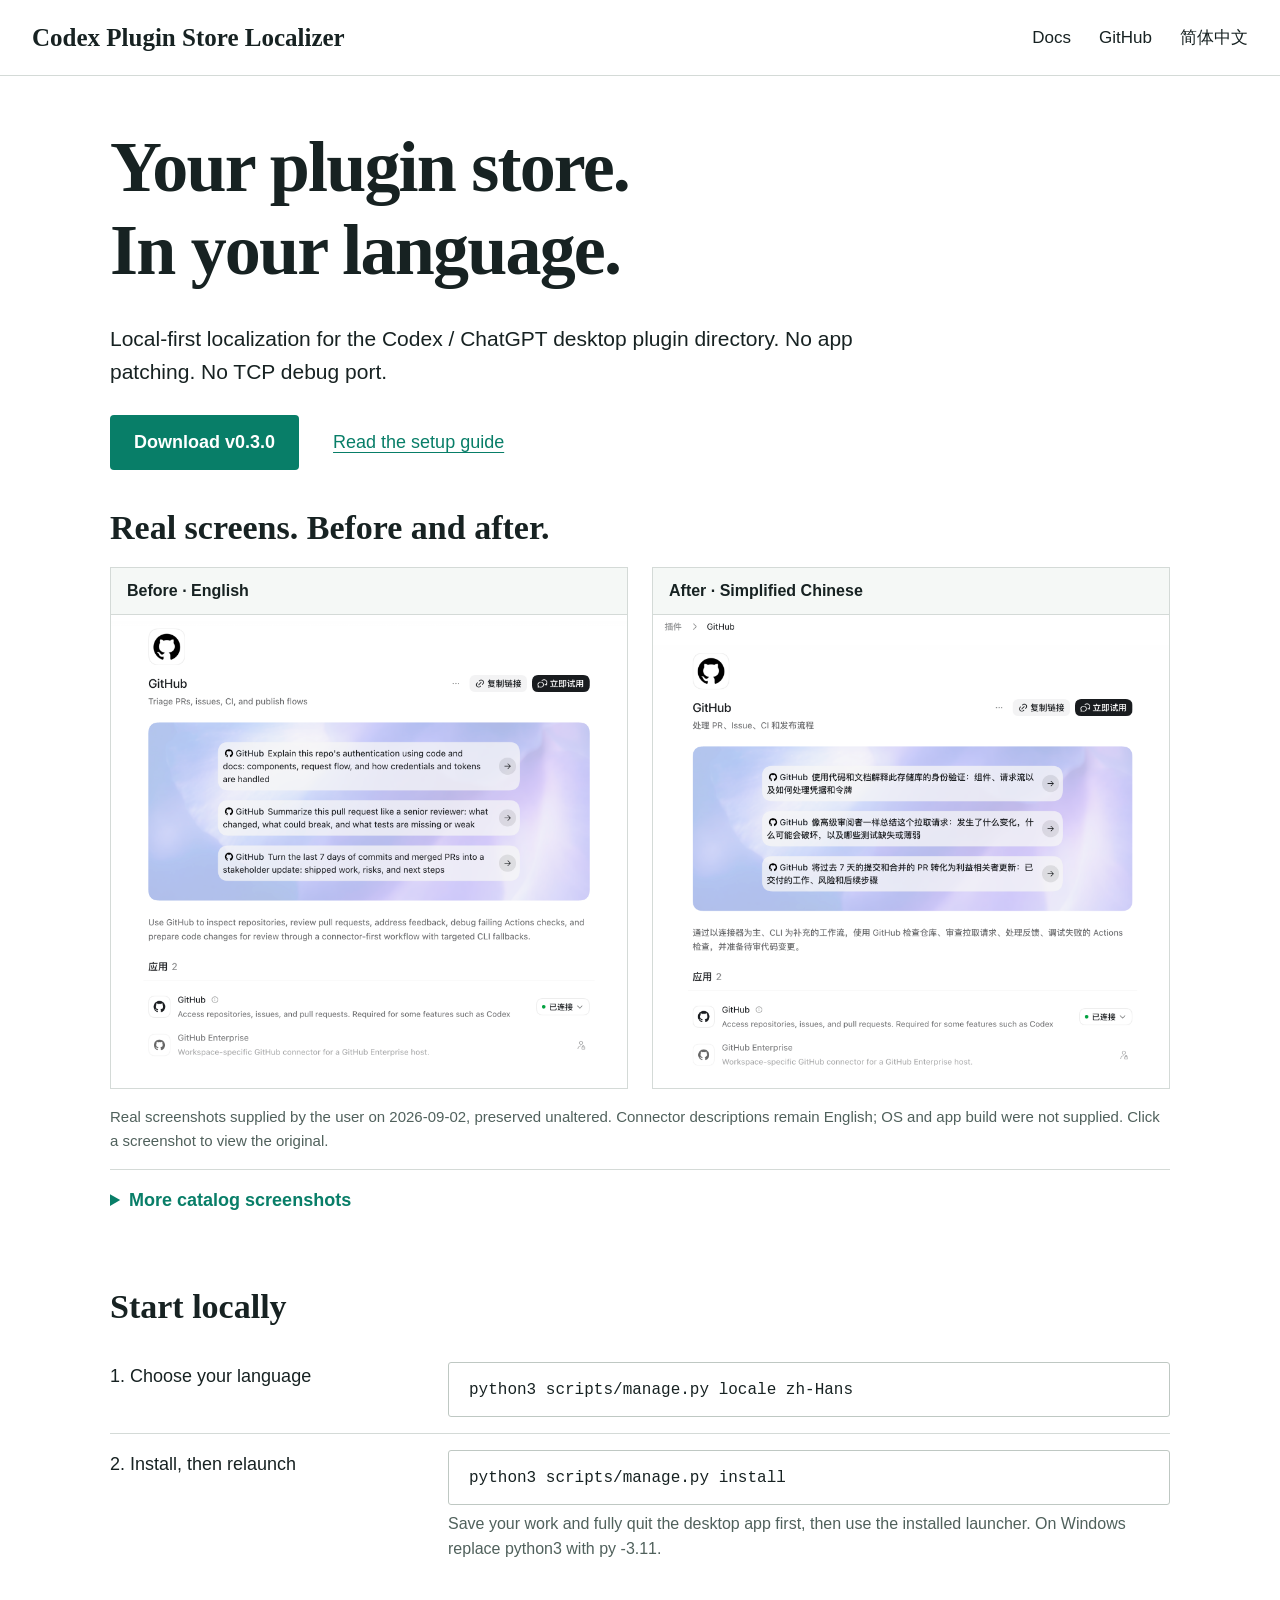
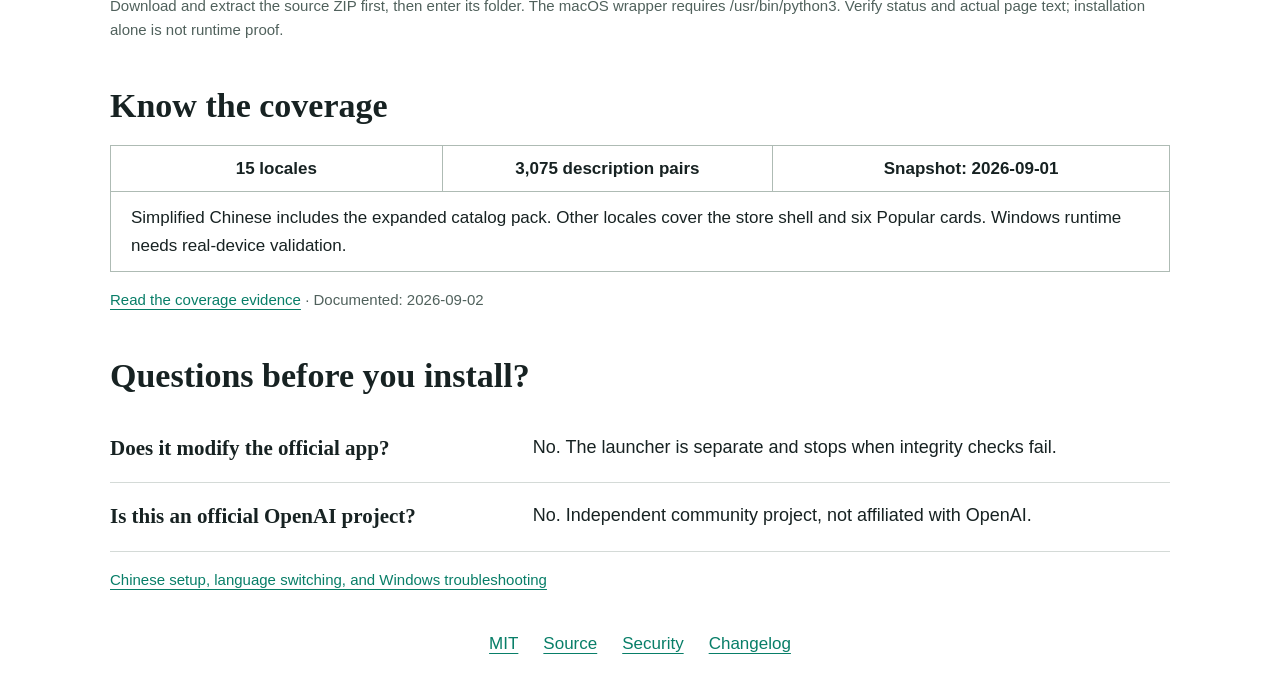
<file: docs/index.html>
<!doctype html>
<html lang="en"><head><meta charset="utf-8"><meta name="viewport" content="width=device-width,initial-scale=1">
<title>Codex Plugin Store Localizer — ChatGPT Plugin Store Chinese Translation</title><meta name="description" content="Local-first Codex / ChatGPT desktop plugin-store localization with 15 locales. Expanded Chinese catalog snapshot, macOS and experimental Windows launchers.">
<link rel="canonical" href="https://lwf225-source.github.io/codex-plugin-store-localizer/"><link rel="alternate" hreflang="en" href="https://lwf225-source.github.io/codex-plugin-store-localizer/"><link rel="alternate" hreflang="zh-Hans" href="https://lwf225-source.github.io/codex-plugin-store-localizer/zh-Hans/"><link rel="alternate" hreflang="x-default" href="https://lwf225-source.github.io/codex-plugin-store-localizer/">
<meta property="og:type" content="website"><meta property="og:site_name" content="Codex Plugin Store Localizer"><meta property="og:title" content="Codex Plugin Store Localizer — ChatGPT Plugin Store Chinese Translation"><meta property="og:description" content="Local-first Codex / ChatGPT desktop plugin-store localization with 15 locales. Expanded Chinese catalog snapshot, macOS and experimental Windows launchers."><meta property="og:url" content="https://lwf225-source.github.io/codex-plugin-store-localizer/"><meta property="og:image" content="https://lwf225-source.github.io/codex-plugin-store-localizer/assets/social-preview.png"><meta property="og:image:width" content="1280"><meta property="og:image:height" content="640"><meta property="og:image:alt" content="Codex Plugin Store Localizer — real user-provided English and Chinese GitHub detail screenshots"><meta property="og:locale" content="en_US"><meta name="twitter:card" content="summary_large_image"><link rel="stylesheet" href="styles.css"><link rel="sitemap" href="sitemap.xml"><script type="application/ld+json">{"@context":"https://schema.org","@type":"SoftwareApplication","name":"Codex Plugin Store Localizer","description":"Local-first Codex / ChatGPT desktop plugin-store localization with 15 locales. Expanded Chinese catalog snapshot, macOS and experimental Windows launchers.","applicationCategory":"DeveloperApplication","operatingSystem":"macOS; Windows (experimental)","softwareVersion":"0.3.0","url":"https://lwf225-source.github.io/codex-plugin-store-localizer/","downloadUrl":"https://github.com/lwf225-source/codex-plugin-store-localizer/releases/tag/v0.3.0","license":"https://github.com/lwf225-source/codex-plugin-store-localizer/blob/main/LICENSE","codeRepository":"https://github.com/lwf225-source/codex-plugin-store-localizer","inLanguage":"en"}</script>
</head><body><a class="skip" href="#main">Skip to content</a>
<header class="site-header"><a class="brand" href="./">Codex Plugin Store Localizer</a><nav aria-label="Main navigation"><a href="https://github.com/lwf225-source/codex-plugin-store-localizer/blob/main/README.md">Docs</a><a href="https://github.com/lwf225-source/codex-plugin-store-localizer">GitHub</a><a lang="zh-Hans" hreflang="zh-Hans" href="zh-Hans/">简体中文</a></nav></header>
<main id="main"><h1>Your plugin store.<br>In your language.</h1>
<p class="intro">Local-first localization for the Codex / ChatGPT desktop plugin directory. No app patching. No TCP debug port.</p>
<div class="actions"><a class="button" href="https://github.com/lwf225-source/codex-plugin-store-localizer/releases/tag/v0.3.0">Download v0.3.0</a><a href="https://github.com/lwf225-source/codex-plugin-store-localizer/blob/main/README.md">Read the setup guide</a></div>
<section class="screenshot-evidence" aria-labelledby="screenshots"><h2 id="screenshots">Real screens. Before and after.</h2><div class="shot-grid"><figure><figcaption>Before · English</figcaption><a href="assets/github-detail-english.png"><img src="assets/github-detail-english.png" width="1684" height="1490" alt="GitHub plugin detail with English description, suggested prompts and overview"></a></figure><figure><figcaption>After · Simplified Chinese</figcaption><a href="assets/github-detail-chinese.png"><img src="assets/github-detail-chinese.png" width="1690" height="1552" alt="GitHub 插件详情真实截图：简介、推荐提示词和正文显示中文，连接器说明仍为英文"></a></figure></div><p class="notice">Real screenshots supplied by the user on 2026-09-02, preserved unaltered. Connector descriptions remain English; OS and app build were not supplied. Click a screenshot to view the original.</p><details><summary>More catalog screenshots</summary><div class="shot-grid"><figure><figcaption>English: Popular / New</figcaption><a href="assets/catalog-english.png"><img loading="lazy" src="assets/catalog-english.png" width="1704" height="1600" alt="Codex plugin catalog Popular and New sections with English descriptions"></a></figure><figure><figcaption>Chinese: Productivity / Creative</figcaption><a href="assets/catalog-chinese.png"><img loading="lazy" src="assets/catalog-chinese.png" width="1720" height="1356" alt="Codex 插件目录效率与创意区域中的中文说明"></a></figure></div><p class="notice">These show different catalog sections, not a matched before/after pair.</p></details></section>
<section aria-labelledby="start"><h2 id="start">Start locally</h2><ol class="steps"><li><span>1. Choose your language</span><pre><code>python3 scripts/manage.py locale zh-Hans</code></pre></li><li><span>2. Install, then relaunch</span><div><pre><code>python3 scripts/manage.py install</code></pre><p>Save your work and fully quit the desktop app first, then use the installed launcher. On Windows replace python3 with py -3.11.</p></div></li></ol><p class="notice">Download and extract the source ZIP first, then enter its folder. The macOS wrapper requires /usr/bin/python3. Verify status and actual page text; installation alone is not runtime proof.</p></section>
<section aria-labelledby="coverage"><h2 id="coverage">Know the coverage</h2><div class="coverage"><div class="facts"><span>15 locales</span><span>3,075 description pairs</span><span>Snapshot: 2026-09-01</span></div><p>Simplified Chinese includes the expanded catalog pack. Other locales cover the store shell and six Popular cards. Windows runtime needs real-device validation.</p></div><p class="notice"><a href="https://github.com/lwf225-source/codex-plugin-store-localizer/blob/main/docs/coverage.md">Read the coverage evidence</a> · Documented: 2026-09-02</p></section>
<section aria-labelledby="questions"><h2 id="questions">Questions before you install?</h2><dl class="questions"><div><dt>Does it modify the official app?</dt><dd>No. The launcher is separate and stops when integrity checks fail.</dd></div><div><dt>Is this an official OpenAI project?</dt><dd>No. Independent community project, not affiliated with OpenAI.</dd></div></dl><p class="notice"><a href="https://github.com/lwf225-source/codex-plugin-store-localizer/blob/main/README.md">Chinese setup, language switching, and Windows troubleshooting</a></p></section></main>
<footer class="site-footer"><a href="https://github.com/lwf225-source/codex-plugin-store-localizer/blob/main/LICENSE">MIT</a><a href="https://github.com/lwf225-source/codex-plugin-store-localizer">Source</a><a href="https://github.com/lwf225-source/codex-plugin-store-localizer/blob/main/SECURITY.md">Security</a><a href="https://github.com/lwf225-source/codex-plugin-store-localizer/blob/main/CHANGELOG.md">Changelog</a></footer></body></html>
</file>
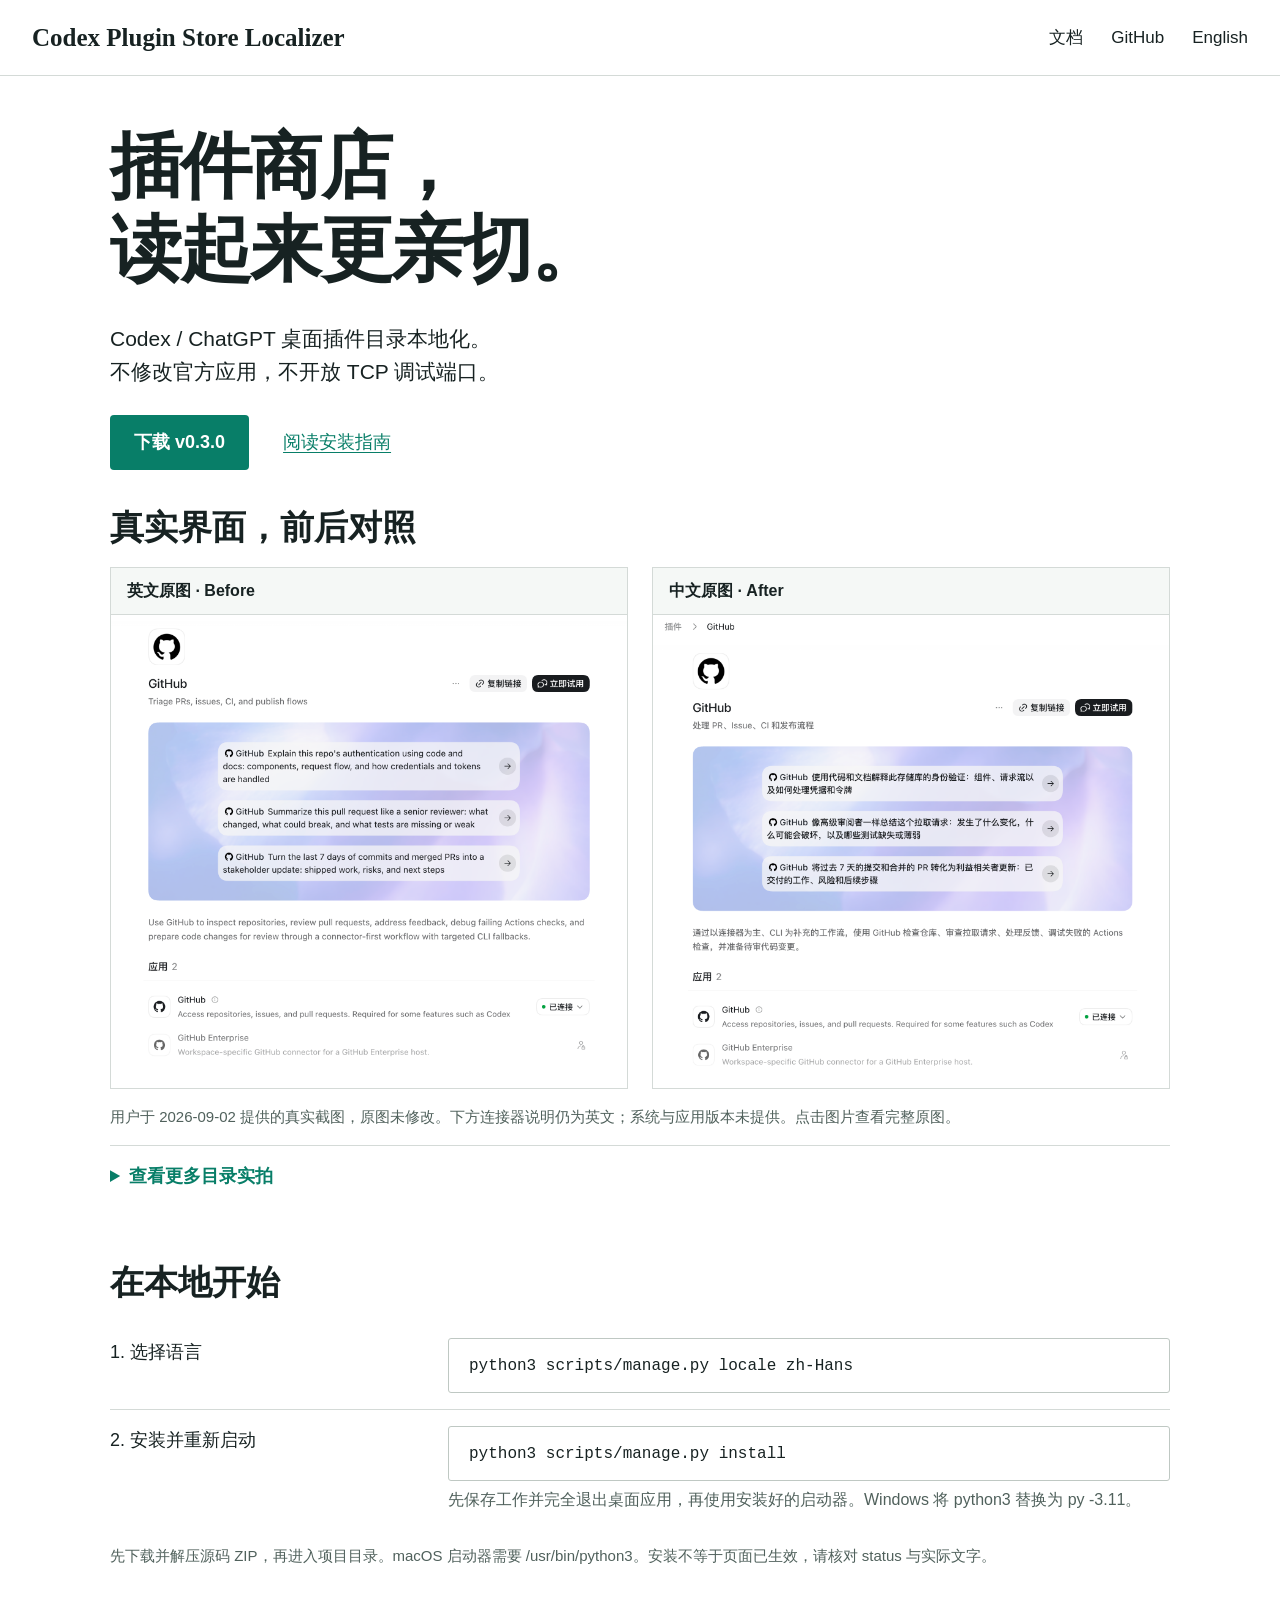
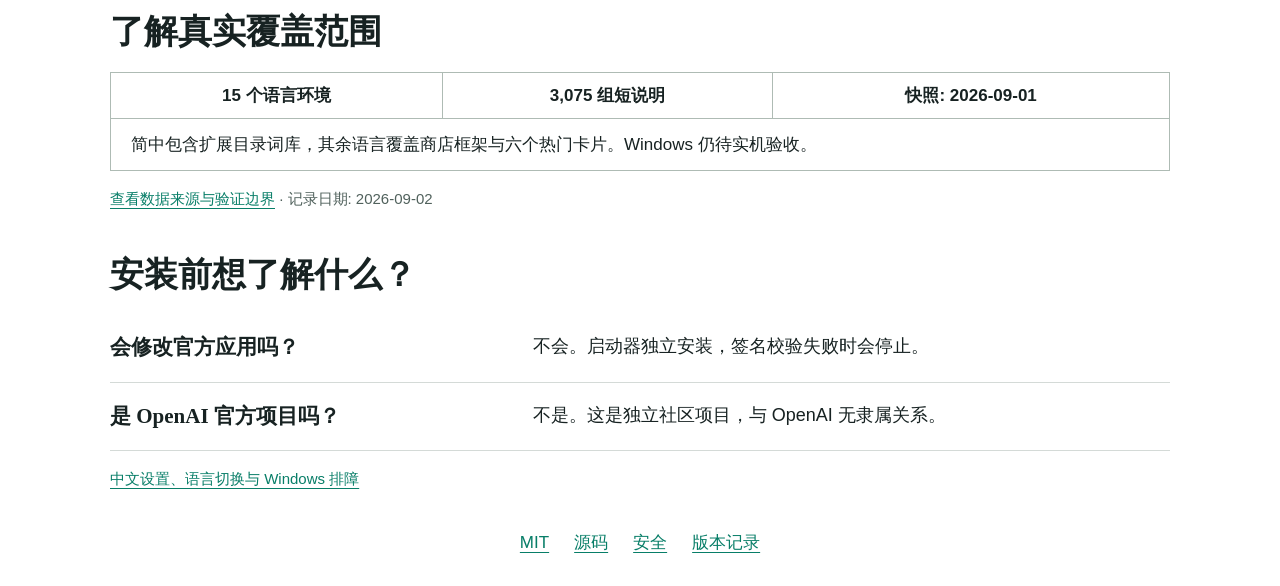
<file: docs/zh-Hans/index.html>
<!doctype html>
<html lang="zh-Hans"><head><meta charset="utf-8"><meta name="viewport" content="width=device-width,initial-scale=1">
<title>ChatGPT 插件商店汉化 · Codex Plugin Store Localizer</title><meta name="description" content="开源 Codex / ChatGPT 插件商店汉化启动器，提供 15 个语言环境。macOS 与实验性 Windows 支持，不修改官方应用，不开放 TCP 调试端口。">
<link rel="canonical" href="https://lwf225-source.github.io/codex-plugin-store-localizer/zh-Hans/"><link rel="alternate" hreflang="en" href="https://lwf225-source.github.io/codex-plugin-store-localizer/"><link rel="alternate" hreflang="zh-Hans" href="https://lwf225-source.github.io/codex-plugin-store-localizer/zh-Hans/"><link rel="alternate" hreflang="x-default" href="https://lwf225-source.github.io/codex-plugin-store-localizer/">
<meta property="og:type" content="website"><meta property="og:site_name" content="Codex Plugin Store Localizer"><meta property="og:title" content="ChatGPT 插件商店汉化 · Codex Plugin Store Localizer"><meta property="og:description" content="开源 Codex / ChatGPT 插件商店汉化启动器，提供 15 个语言环境。macOS 与实验性 Windows 支持，不修改官方应用，不开放 TCP 调试端口。"><meta property="og:url" content="https://lwf225-source.github.io/codex-plugin-store-localizer/zh-Hans/"><meta property="og:image" content="https://lwf225-source.github.io/codex-plugin-store-localizer/assets/social-preview.png"><meta property="og:image:width" content="1280"><meta property="og:image:height" content="640"><meta property="og:image:alt" content="Codex Plugin Store Localizer — real user-provided English and Chinese GitHub detail screenshots"><meta property="og:locale" content="zh_CN"><meta name="twitter:card" content="summary_large_image"><link rel="stylesheet" href="../styles.css"><link rel="sitemap" href="../sitemap.xml"><script type="application/ld+json">{"@context":"https://schema.org","@type":"SoftwareApplication","name":"Codex Plugin Store Localizer","description":"开源 Codex / ChatGPT 插件商店汉化启动器，提供 15 个语言环境。macOS 与实验性 Windows 支持，不修改官方应用，不开放 TCP 调试端口。","applicationCategory":"DeveloperApplication","operatingSystem":"macOS; Windows (experimental)","softwareVersion":"0.3.0","url":"https://lwf225-source.github.io/codex-plugin-store-localizer/zh-Hans/","downloadUrl":"https://github.com/lwf225-source/codex-plugin-store-localizer/releases/tag/v0.3.0","license":"https://github.com/lwf225-source/codex-plugin-store-localizer/blob/main/LICENSE","codeRepository":"https://github.com/lwf225-source/codex-plugin-store-localizer","inLanguage":"zh-Hans"}</script>
</head><body><a class="skip" href="#main">跳到正文</a>
<header class="site-header"><a class="brand" href="../">Codex Plugin Store Localizer</a><nav aria-label="主导航"><a href="https://github.com/lwf225-source/codex-plugin-store-localizer/blob/main/README.zh-Hans.md">文档</a><a href="https://github.com/lwf225-source/codex-plugin-store-localizer">GitHub</a><a lang="en" hreflang="en" href="../">English</a></nav></header>
<main id="main"><h1>插件商店，<br>读起来更亲切。</h1>
<p class="intro">Codex / ChatGPT 桌面插件目录本地化。<br>不修改官方应用，不开放 TCP 调试端口。</p>
<div class="actions"><a class="button" href="https://github.com/lwf225-source/codex-plugin-store-localizer/releases/tag/v0.3.0">下载 v0.3.0</a><a href="https://github.com/lwf225-source/codex-plugin-store-localizer/blob/main/README.zh-Hans.md">阅读安装指南</a></div>
<section class="screenshot-evidence" aria-labelledby="screenshots"><h2 id="screenshots">真实界面，前后对照</h2><div class="shot-grid"><figure><figcaption>英文原图 · Before</figcaption><a href="../assets/github-detail-english.png"><img src="../assets/github-detail-english.png" width="1684" height="1490" alt="GitHub plugin detail with English description, suggested prompts and overview"></a></figure><figure><figcaption>中文原图 · After</figcaption><a href="../assets/github-detail-chinese.png"><img src="../assets/github-detail-chinese.png" width="1690" height="1552" alt="GitHub 插件详情真实截图：简介、推荐提示词和正文显示中文，连接器说明仍为英文"></a></figure></div><p class="notice">用户于 2026-09-02 提供的真实截图，原图未修改。下方连接器说明仍为英文；系统与应用版本未提供。点击图片查看完整原图。</p><details><summary>查看更多目录实拍</summary><div class="shot-grid"><figure><figcaption>英文目录：热门 / 新品</figcaption><a href="../assets/catalog-english.png"><img loading="lazy" src="../assets/catalog-english.png" width="1704" height="1600" alt="Codex plugin catalog Popular and New sections with English descriptions"></a></figure><figure><figcaption>中文目录：效率 / 创意</figcaption><a href="../assets/catalog-chinese.png"><img loading="lazy" src="../assets/catalog-chinese.png" width="1720" height="1356" alt="Codex 插件目录效率与创意区域中的中文说明"></a></figure></div><p class="notice">这两张来自不同区域，不构成同一区域的前后对照。</p></details></section>
<section aria-labelledby="start"><h2 id="start">在本地开始</h2><ol class="steps"><li><span>1. 选择语言</span><pre><code>python3 scripts/manage.py locale zh-Hans</code></pre></li><li><span>2. 安装并重新启动</span><div><pre><code>python3 scripts/manage.py install</code></pre><p>先保存工作并完全退出桌面应用，再使用安装好的启动器。Windows 将 python3 替换为 py -3.11。</p></div></li></ol><p class="notice">先下载并解压源码 ZIP，再进入项目目录。macOS 启动器需要 /usr/bin/python3。安装不等于页面已生效，请核对 status 与实际文字。</p></section>
<section aria-labelledby="coverage"><h2 id="coverage">了解真实覆盖范围</h2><div class="coverage"><div class="facts"><span>15 个语言环境</span><span>3,075 组短说明</span><span>快照: 2026-09-01</span></div><p>简中包含扩展目录词库，其余语言覆盖商店框架与六个热门卡片。Windows 仍待实机验收。</p></div><p class="notice"><a href="https://github.com/lwf225-source/codex-plugin-store-localizer/blob/main/docs/coverage.md">查看数据来源与验证边界</a> · 记录日期: 2026-09-02</p></section>
<section aria-labelledby="questions"><h2 id="questions">安装前想了解什么？</h2><dl class="questions"><div><dt>会修改官方应用吗？</dt><dd>不会。启动器独立安装，签名校验失败时会停止。</dd></div><div><dt>是 OpenAI 官方项目吗？</dt><dd>不是。这是独立社区项目，与 OpenAI 无隶属关系。</dd></div></dl><p class="notice"><a href="https://github.com/lwf225-source/codex-plugin-store-localizer/blob/main/README.zh-Hans.md">中文设置、语言切换与 Windows 排障</a></p></section></main>
<footer class="site-footer"><a href="https://github.com/lwf225-source/codex-plugin-store-localizer/blob/main/LICENSE">MIT</a><a href="https://github.com/lwf225-source/codex-plugin-store-localizer">源码</a><a href="https://github.com/lwf225-source/codex-plugin-store-localizer/blob/main/SECURITY.md">安全</a><a href="https://github.com/lwf225-source/codex-plugin-store-localizer/blob/main/CHANGELOG.md">版本记录</a></footer></body></html>
</file>
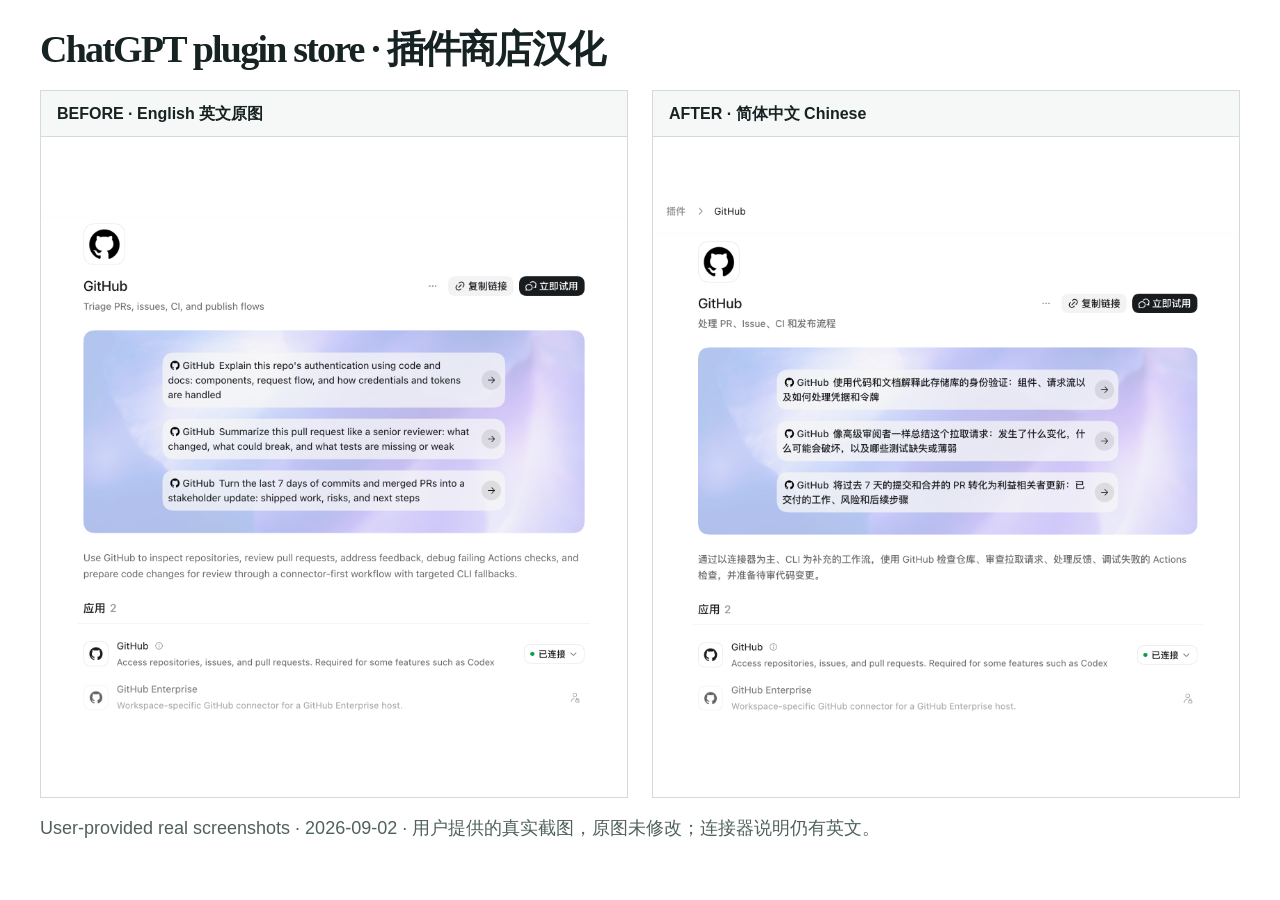
<file: docs/before-after.html>
<!doctype html>
<html lang="en"><head><meta charset="utf-8"><meta name="viewport" content="width=device-width,initial-scale=1"><meta name="robots" content="noindex"><title>Real screenshots · Codex Plugin Store Localizer</title><link rel="stylesheet" href="styles.css"></head>
<body><main class="comparison-export"><h1>ChatGPT plugin store · 插件商店汉化</h1>
<div class="shot-grid"><figure><figcaption>BEFORE · English 英文原图</figcaption><a href="assets/github-detail-english.png"><img src="assets/github-detail-english.png" width="1684" height="1490" alt="GitHub plugin detail with English description, suggested prompts and overview"></a></figure><figure><figcaption>AFTER · 简体中文 Chinese</figcaption><a href="assets/github-detail-chinese.png"><img src="assets/github-detail-chinese.png" width="1690" height="1552" alt="GitHub 插件详情真实截图：简介、推荐提示词和正文显示中文，连接器说明仍为英文"></a></figure></div>
<p class="notice">User-provided real screenshots · 2026-09-02 · 用户提供的真实截图，原图未修改；连接器说明仍有英文。</p></main></body></html>
</file>
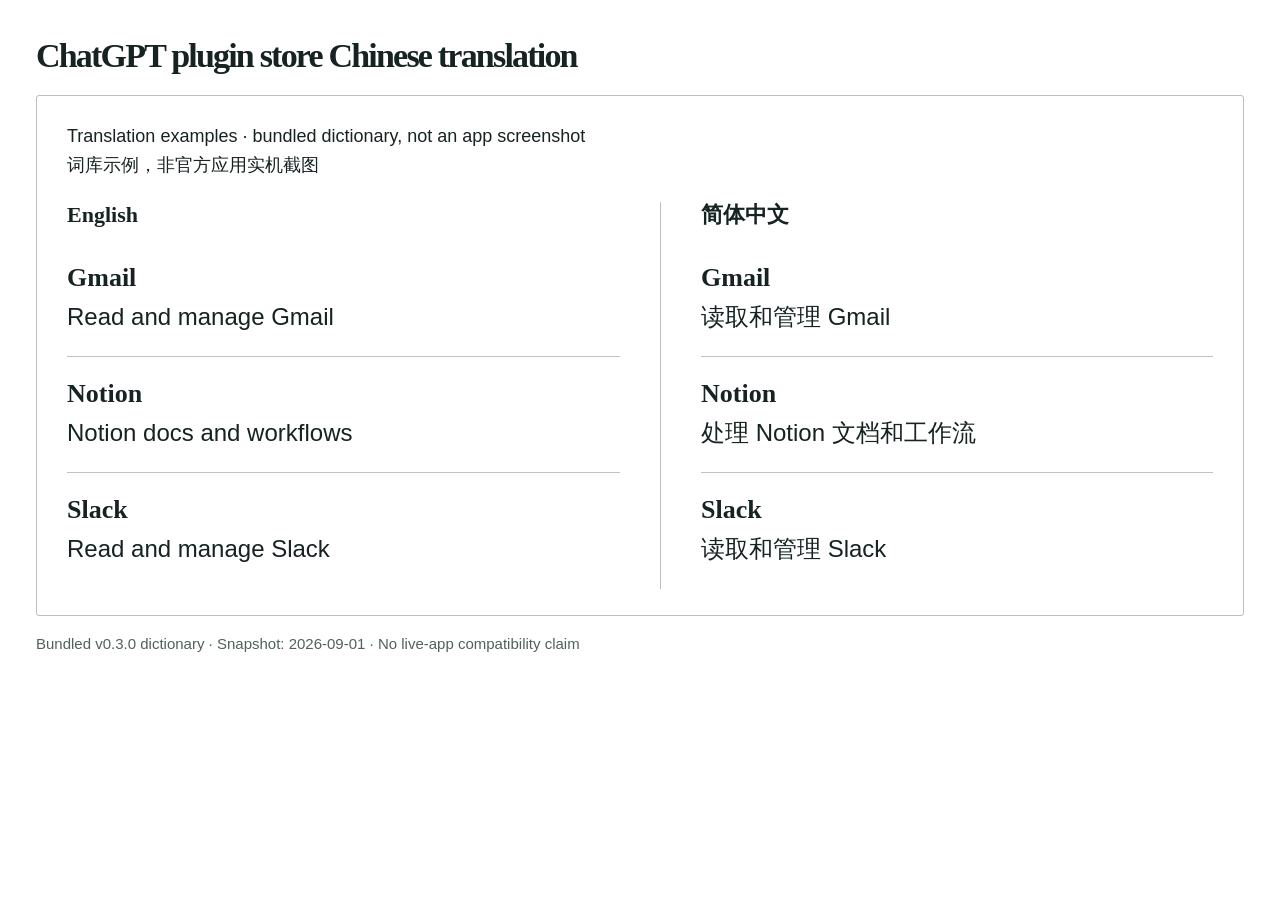
<file: docs/examples.html>
<!doctype html><html lang="en"><head><meta charset="utf-8"><meta name="viewport" content="width=device-width,initial-scale=1"><meta name="robots" content="noindex"><title>Translation examples · Codex Plugin Store Localizer</title><link rel="stylesheet" href="styles.css"></head><body><main class="examples-only"><h1>ChatGPT plugin store Chinese translation</h1><figure class="example"><figcaption>Translation examples · bundled dictionary, not an app screenshot<br><span lang="zh-Hans">词库示例，非官方应用实机截图</span></figcaption><div class="example-grid"><div lang="en"><h3>English</h3><div class="sample"><strong>Gmail</strong><p>Read and manage Gmail</p></div><div class="sample"><strong>Notion</strong><p>Notion docs and workflows</p></div><div class="sample"><strong>Slack</strong><p>Read and manage Slack</p></div></div><div lang="zh-Hans"><h3>简体中文</h3><div class="sample"><strong>Gmail</strong><p>读取和管理 Gmail</p></div><div class="sample"><strong>Notion</strong><p>处理 Notion 文档和工作流</p></div><div class="sample"><strong>Slack</strong><p>读取和管理 Slack</p></div></div></div></figure><p class="notice">Bundled v0.3.0 dictionary · Snapshot: 2026-09-01 · No live-app compatibility claim</p></main></body></html>
</file>
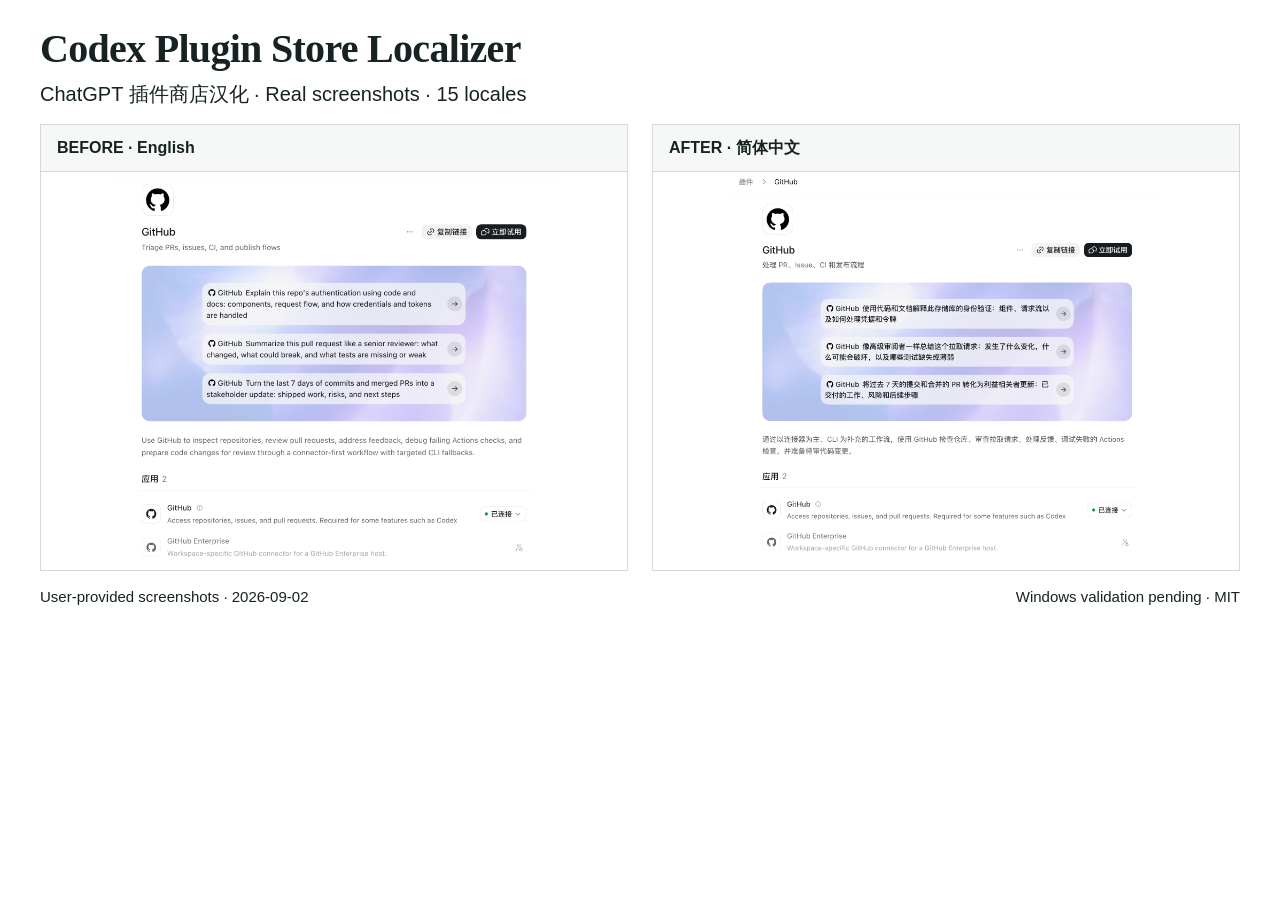
<file: docs/social-card.html>
<!doctype html>
<html lang="en"><head><meta charset="utf-8"><meta name="viewport" content="width=device-width,initial-scale=1"><meta name="robots" content="noindex"><title>Social preview · Codex Plugin Store Localizer</title><link rel="stylesheet" href="styles.css"></head>
<body><main class="social real-social"><h1>Codex Plugin Store Localizer</h1><p class="tagline">ChatGPT 插件商店汉化 · Real screenshots · 15 locales</p><div class="shot-grid"><figure><figcaption>BEFORE · English</figcaption><a href="assets/github-detail-english.png"><img src="assets/github-detail-english.png" width="1684" height="1490" alt="GitHub plugin detail with English description, suggested prompts and overview"></a></figure><figure><figcaption>AFTER · 简体中文</figcaption><a href="assets/github-detail-chinese.png"><img src="assets/github-detail-chinese.png" width="1690" height="1552" alt="GitHub 插件详情真实截图：简介、推荐提示词和正文显示中文，连接器说明仍为英文"></a></figure></div><div class="bottom"><span>User-provided screenshots · 2026-09-02</span><span>Windows validation pending · MIT</span></div></main></body></html>
</file>
<file: docs/styles.css>
:root{--ink:#172222;--muted:#50615c;--accent:#087e68;--line:#d4dad7;--surface:#fff;--serif:Georgia,'Songti SC','Noto Serif CJK SC',serif;--sans:'Avenir Next','Segoe UI','PingFang SC','Microsoft YaHei',sans-serif}
*{box-sizing:border-box}html{scroll-behavior:smooth}body{margin:0;background:var(--surface);color:var(--ink);font:18px/1.6 var(--sans)}a{color:var(--accent);text-underline-offset:4px}a:hover{color:#045445}a:focus-visible,button:focus-visible{outline:3px solid var(--accent);outline-offset:5px}.skip{position:absolute;left:16px;top:-80px;background:white;padding:10px;z-index:10}.skip:focus{top:8px}.site-header{border-bottom:1px solid var(--line);padding:22px 32px;display:flex;align-items:center;justify-content:space-between;gap:24px}.brand{font:bold 25px/1.25 var(--serif);text-decoration:none;color:var(--ink)}nav{display:flex;gap:28px;align-items:center}nav a{color:var(--ink);text-decoration:none;font-size:17px}main{max-width:1180px;margin:auto;padding:50px 30px 0}h1,h2,h3{font-family:var(--serif);line-height:1.15}h1{font-size:clamp(42px,5vw,72px);letter-spacing:-1.8px;max-width:950px;margin:0 0 30px}h2{font-size:34px;margin:0 0 20px}h3{font-size:22px;margin:0 0 14px}.intro{max-width:800px;font-size:21px;margin:0 0 26px}.actions{display:flex;align-items:center;gap:34px;margin-bottom:38px}.button{display:inline-block;background:var(--accent);color:white;padding:13px 24px;border-radius:4px;font-weight:600;text-decoration:none}.button:hover{background:#046652;color:white}.example{border:1px solid #b8c0bc;border-radius:3px;padding:20px 24px 12px;margin:0}.example figcaption{font-size:18px;margin-bottom:22px}.example-grid{display:grid;grid-template-columns:1fr 1fr;gap:40px}.example-grid>div+div{border-left:1px solid #b8c0bc;padding-left:40px}.sample{border-bottom:1px solid #bdc5c0;padding:12px 0}.sample:last-child{border:0}.sample strong{display:block;font:bold 22px/1.3 var(--serif)}.sample p{margin:3px 0 0;font-size:18px}section{margin-top:44px}.steps{padding:0;list-style:none;margin:0}.steps li{display:grid;grid-template-columns:30% 1fr;gap:20px;padding:16px 0;border-bottom:1px solid var(--line)}.steps li:last-child{border:0}.steps p{margin:6px 0 0;color:var(--muted);font-size:16px}code{font:16px/1.5 'SFMono-Regular',Consolas,monospace;overflow-wrap:anywhere}pre{margin:0;padding:12px 20px;border:1px solid #bfc8c3;border-radius:3px;white-space:pre-wrap;overflow-wrap:anywhere}.coverage{border:1px solid #aebbb4}.facts{display:grid;grid-template-columns:1fr 1fr 1.2fr;border-bottom:1px solid #aebbb4}.facts span{padding:9px 16px;text-align:center;font-weight:600;font-size:17px}.facts span+span{border-left:1px solid #aebbb4}.coverage p{margin:12px 20px;font-size:17px}.questions{margin:0}.questions>div{display:grid;grid-template-columns:38% 1fr;gap:20px;border-bottom:1px solid var(--line);padding:18px 0}.questions dt{font:bold 21px/1.5 var(--serif)}.questions dd{margin:0}.site-footer{max-width:1120px;margin:0 auto;padding:22px 24px 30px;display:flex;justify-content:center;flex-wrap:wrap;gap:25px}.site-footer a{font-size:17px}.notice{font-size:15px;color:var(--muted);margin:16px 0}.social{width:1280px;height:640px;padding:48px 56px;margin:0}.social h1{font-size:43px;letter-spacing:-.7px;margin:0 0 12px;max-width:1160px}.social .tagline{font-size:21px;margin:0 0 24px}.social .example{padding:16px 24px}.social .example figcaption{font-size:15px;margin-bottom:12px}.social h3{font-size:21px;margin-bottom:4px}.social .sample{padding:8px 0}.social .sample strong{font-size:19px}.social .sample p{font-size:18px}.social .bottom{display:flex;justify-content:space-between;font-size:15px;margin-top:22px}.examples-only{padding:36px;max-width:1280px;margin:0 auto}.examples-only h1{font-size:34px;margin:0 0 20px}.examples-only .example{padding:26px 30px}.examples-only .sample{padding:20px 0}.examples-only .sample p{font-size:24px}.examples-only .sample strong{font-size:26px}
@media(max-width:650px){body{font-size:17px}.site-header{padding:19px 22px;align-items:flex-start;flex-direction:column;gap:14px}.brand{font-size:23px}nav{gap:26px}nav a{font-size:16px}main{padding:34px 22px 0}h1{font-size:43px;letter-spacing:-1px;margin-bottom:24px}h2{font-size:29px}.intro{font-size:18px}.actions{gap:18px;flex-wrap:wrap;margin-bottom:28px}.button{font-size:16px;padding:12px 18px}.example{padding:18px}.example-grid{grid-template-columns:1fr;gap:20px}.example-grid>div+div{border-left:0;border-top:1px solid var(--line);padding:20px 0 0}.sample p{font-size:17px}.example figcaption{font-size:15px}section{margin-top:34px}.steps li{grid-template-columns:1fr;gap:12px}.steps p{font-size:15px}pre{padding:12px;font-size:14px}code{font-size:14px}.facts{grid-template-columns:1fr}.facts span+span{border-left:0;border-top:1px solid var(--line)}.coverage p{font-size:16px}.questions>div{grid-template-columns:1fr;gap:8px}.questions dt{font-size:20px}.site-footer{gap:22px}.examples-only{padding:18px}.examples-only .sample p{font-size:18px}}
.social{max-width:none}
@media(min-width:651px){main:not(.social):not(.examples-only){padding-left:60px;padding-right:60px}h1{font-size:clamp(42px,6.3vw,72px)}}
@media(prefers-reduced-motion:reduce){html{scroll-behavior:auto}}
.screenshot-evidence{margin-top:0}.shot-grid{display:grid;grid-template-columns:1fr 1fr;gap:24px}.shot-grid figure{margin:0;min-width:0;border:1px solid var(--line);background:#fff}.shot-grid figcaption{padding:10px 16px;font-size:16px;font-weight:600;background:#f5f8f6;border-bottom:1px solid var(--line)}.shot-grid a{display:block}.shot-grid img{display:block;width:100%;height:auto}.screenshot-evidence details{border-top:1px solid var(--line);padding:16px 0}.screenshot-evidence summary{cursor:pointer;color:var(--accent);font-weight:600;margin-bottom:12px}.real-social{padding:26px 40px;height:640px}.real-social h1{font-size:40px;margin-bottom:6px}.real-social .tagline{font-size:20px;margin-bottom:14px}.real-social .shot-grid{gap:24px}.real-social .shot-grid img{height:398px;object-fit:contain}.real-social .bottom{margin-top:14px}.comparison-export{width:1280px;max-width:none!important;height:900px;padding:28px 40px!important}.comparison-export h1{font-size:38px;margin:0 0 18px;max-width:none}.comparison-export .shot-grid img{height:660px;object-fit:contain}.comparison-export .notice{font-size:18px;margin:16px 0}
@media(max-width:650px){.screenshot-evidence .shot-grid{grid-template-columns:1fr}.screenshot-evidence h2{font-size:27px}.shot-grid figcaption{font-size:15px}}
</file>
